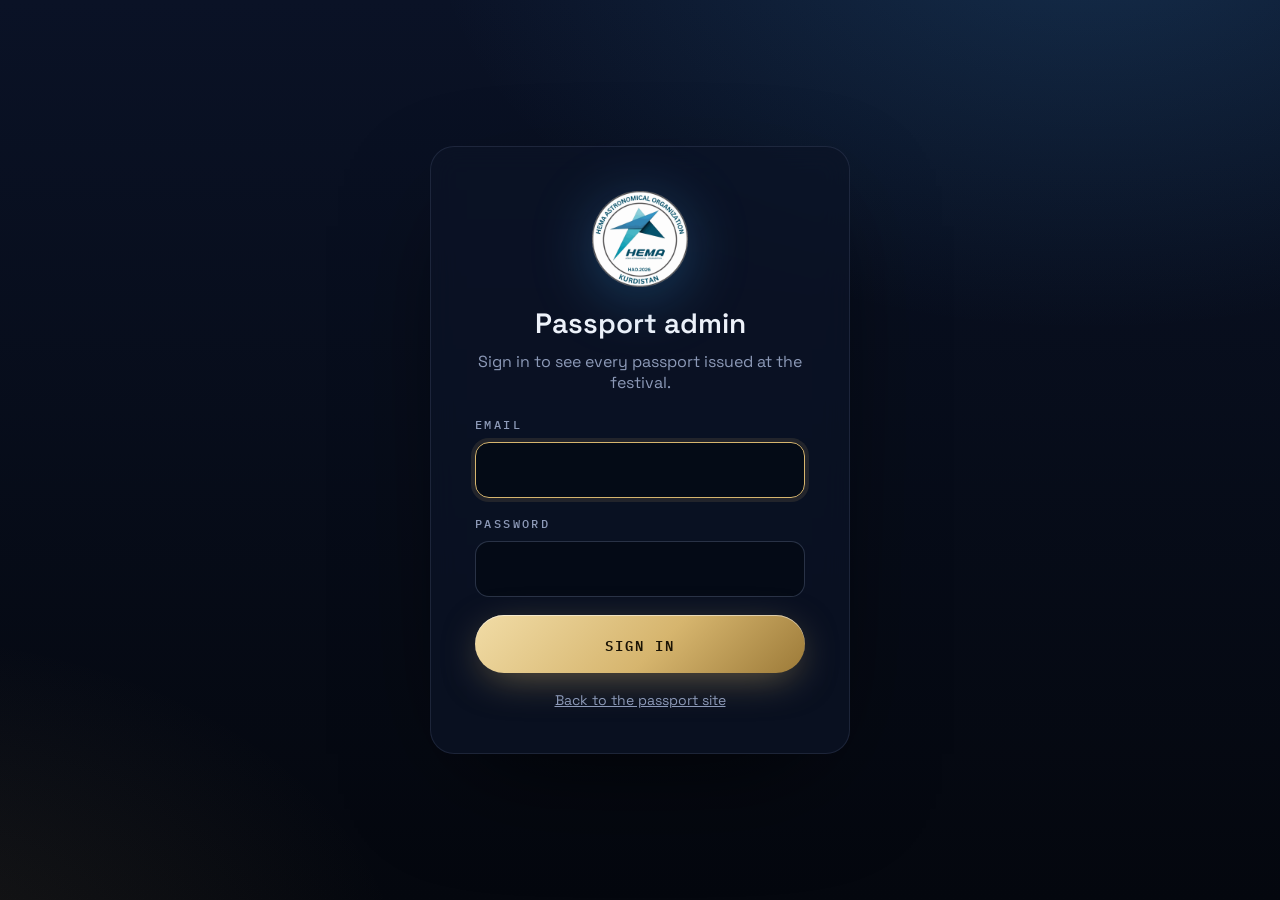
<file: admin/index.html>
<!doctype html>
<html lang="en">
<head>
  <meta charset="utf-8">
  <meta name="viewport" content="width=device-width, initial-scale=1, viewport-fit=cover">
  <title>HEMA Passport Admin</title>
  <meta name="robots" content="noindex, nofollow">
  <meta name="theme-color" content="#05080f">
  <link rel="icon" href="../assets/favicon.png" type="image/png">
  <link rel="apple-touch-icon" href="../assets/apple-touch-icon.png">
  <link rel="stylesheet" href="../fonts/fonts.css">
  <link rel="stylesheet" href="../css/style.css">
  <link rel="stylesheet" href="admin.css">
</head>
<body class="admin">
  <!-- SIGN IN -->
  <main class="login" id="login" hidden>
    <form class="login-card" id="login-form">
      <img class="login-logo" src="../assets/hema-logo.png" alt="HEMA Astronomical Organization">
      <h1>Passport admin</h1>
      <p class="hint">Sign in to see every passport issued at the festival.</p>
      <label class="field">
        <span class="field-label">Email</span>
        <input type="email" id="email" autocomplete="username" inputmode="email" required>
      </label>
      <label class="field">
        <span class="field-label">Password</span>
        <input type="password" id="password" autocomplete="current-password" required>
      </label>
      <p class="login-error" id="login-error" role="alert" hidden></p>
      <button class="btn btn-primary btn-lg" type="submit">Sign in</button>
      <a class="login-back" href="../">Back to the passport site</a>
    </form>
  </main>

  <!-- DATABASE NOT CONNECTED YET -->
  <main class="login" id="setup" hidden>
    <div class="login-card">
      <img class="login-logo" src="../assets/hema-logo.png" alt="HEMA Astronomical Organization">
      <h1>Database not connected</h1>
      <p class="hint">Add your Supabase address and key to <code>js/config.js</code>, as described in the README under "Set up the database". Then reload this page.</p>
      <a class="btn btn-ghost btn-lg" href="../">Back to the passport site</a>
    </div>
  </main>

  <!-- DASHBOARD -->
  <div class="dash" id="dash" hidden>
    <header class="topbar">
      <a class="brand" href="../" title="Back to the passport site">
        <span class="brand-mark"><img src="../assets/hema-logo.png" alt=""></span>
        <span class="brand-text"><strong>HEMA</strong><small id="who">Passport admin</small></span>
      </a>
      <div class="dash-actions">
        <span class="live" id="live" title="The list refreshes automatically">Live</span>
        <a class="btn btn-ghost btn-sm" href="../" title="Back to the passport site">
          <svg class="ico" aria-hidden="true"><use href="#i-back"/></svg><span>Back to site</span>
        </a>
        <button class="btn btn-ghost btn-sm" id="pdf" type="button" title="Download every passport with photos as a PDF">
          <svg class="ico" aria-hidden="true"><use href="#i-pdf"/></svg><span id="pdf-label">Download PDF</span>
        </button>
        <button class="btn btn-ghost btn-sm" id="export" type="button">
          <svg class="ico" aria-hidden="true"><use href="#i-download"/></svg><span>Export CSV</span>
        </button>
        <button class="btn btn-ghost btn-sm" id="logout" type="button">
          <svg class="ico" aria-hidden="true"><use href="#i-logout"/></svg><span>Sign out</span>
        </button>
      </div>
    </header>

    <main class="dash-main">
      <p class="notice" id="not-admin" hidden>This account is signed in but is not on the admin list, so no passports are shown. Sign out and use the admin email, or add this email to the admins table (see README).</p>
      <section class="stats" aria-label="Summary">
        <div class="stat"><span class="stat-label">Passports issued</span><strong id="s-total">0</strong></div>
        <div class="stat"><span class="stat-label">Issued today</span><strong id="s-today">0</strong></div>
        <div class="stat"><span class="stat-label">With photo</span><strong id="s-photo">0</strong></div>
        <div class="stat"><span class="stat-label">Average age</span><strong id="s-age">–</strong></div>
      </section>

      <section class="breakdowns">
        <div class="card">
          <h2 class="card-title">Destinations</h2>
          <ul class="bars" id="b-dest"></ul>
        </div>
        <div class="card">
          <h2 class="card-title">Mission roles</h2>
          <ul class="bars" id="b-role"></ul>
        </div>
      </section>

      <section class="card records">
        <div class="records-head">
          <h2 class="card-title">Passports <span class="count" id="count"></span></h2>
          <label class="search">
            <svg class="ico" aria-hidden="true"><use href="#i-search"/></svg>
            <input type="search" id="search" placeholder="Search name, number, callsign or city" autocomplete="off" aria-label="Search passports">
          </label>
        </div>
        <div class="table-wrap">
          <table class="table">
            <thead>
              <tr>
                <th scope="col"><span class="visually-hidden">Photo</span></th>
                <th scope="col">Passport no.</th>
                <th scope="col">Name</th>
                <th scope="col">Age</th>
                <th scope="col">City / Country</th>
                <th scope="col">Callsign</th>
                <th scope="col">Destination</th>
                <th scope="col">Role</th>
                <th scope="col">Issued</th>
              </tr>
            </thead>
            <tbody id="rows"></tbody>
          </table>
        </div>
        <p class="empty" id="empty" hidden>No passports yet. They appear here as soon as visitors create them.</p>
      </section>
    </main>
  </div>

  <!-- DETAIL -->
  <dialog class="detail" id="detail" aria-labelledby="d-name">
    <div class="detail-box">
      <div class="detail-head">
        <div>
          <p class="d-number" id="d-number"></p>
          <h2 id="d-name"></h2>
        </div>
        <button class="icon-btn" type="button" data-close aria-label="Close">
          <svg aria-hidden="true" viewBox="0 0 24 24"><path d="M6 6l12 12M18 6 6 18" stroke="currentColor" stroke-width="2" stroke-linecap="round"/></svg>
        </button>
      </div>
      <canvas class="passport-canvas d-passport" id="d-passport" role="img" aria-label="Passport"></canvas>
      <dl class="d-fields" id="d-fields"></dl>
      <div class="detail-actions">
        <button class="btn btn-ghost btn-danger" type="button" id="d-delete">Delete</button>
        <button class="btn btn-primary" type="button" id="d-download">Download passport</button>
      </div>
    </div>
  </dialog>

  <svg width="0" height="0" style="position:absolute" aria-hidden="true">
    <defs>
      <symbol id="i-pdf" viewBox="0 0 24 24"><g fill="none" stroke="currentColor" stroke-width="1.8" stroke-linecap="round" stroke-linejoin="round"><path d="M14 3.5H7.5A2.5 2.5 0 0 0 5 6v12a2.5 2.5 0 0 0 2.5 2.5h9A2.5 2.5 0 0 0 19 18V8.5z"/><path d="M14 3.5v5h5M9 13.5h6M9 17h4"/></g></symbol>
      <symbol id="i-back" viewBox="0 0 24 24"><g fill="none" stroke="currentColor" stroke-width="1.8" stroke-linecap="round" stroke-linejoin="round"><path d="M10 6 4 12l6 6M4 12h16"/></g></symbol>
      <symbol id="i-download" viewBox="0 0 24 24"><g fill="none" stroke="currentColor" stroke-width="1.8" stroke-linecap="round" stroke-linejoin="round"><path d="M12 4v11M7.5 10.5 12 15l4.5-4.5M4.5 15v3a2.5 2.5 0 0 0 2.5 2.5h10a2.5 2.5 0 0 0 2.5-2.5v-3"/></g></symbol>
      <symbol id="i-logout" viewBox="0 0 24 24"><g fill="none" stroke="currentColor" stroke-width="1.8" stroke-linecap="round" stroke-linejoin="round"><path d="M14 4.5H7A2.5 2.5 0 0 0 4.5 7v10A2.5 2.5 0 0 0 7 19.5h7M16 8l4 4-4 4M20 12H10"/></g></symbol>
      <symbol id="i-search" viewBox="0 0 24 24"><g fill="none" stroke="currentColor" stroke-width="1.8" stroke-linecap="round"><circle cx="11" cy="11" r="6.5"/><path d="M16 16l4.5 4.5"/></g></symbol>
      <symbol id="i-user" viewBox="0 0 24 24"><g fill="none" stroke="currentColor" stroke-width="1.7" stroke-linecap="round"><circle cx="12" cy="8.5" r="4"/><path d="M4.5 20.5c1-4 4-6 7.5-6s6.5 2 7.5 6"/></g></symbol>
    </defs>
  </svg>

  <script src="../js/config.js"></script>
  <script src="../js/data.js"></script>
  <script src="../js/render.js"></script>
  <script src="../js/db.js"></script>
  <script src="pdf.js"></script>
  <script src="admin.js"></script>
</body>
</html>
</file>
<file: fonts/fonts.css>
/* Self-hosted Google Fonts (SIL Open Font License): Space Grotesk, IBM Plex Mono, Noto Sans Arabic */
/* latin-ext */
@font-face {
  font-family: 'IBM Plex Mono';
  font-style: normal;
  font-weight: 400;
  font-display: swap;
  src: url(IBMPlexMono-latin-ext-0.woff2) format('woff2');
  unicode-range: U+0100-02BA, U+02BD-02C5, U+02C7-02CC, U+02CE-02D7, U+02DD-02FF, U+0304, U+0308, U+0329, U+1D00-1DBF, U+1E00-1E9F, U+1EF2-1EFF, U+2020, U+20A0-20AB, U+20AD-20C0, U+2113, U+2C60-2C7F, U+A720-A7FF;
}
/* latin */
@font-face {
  font-family: 'IBM Plex Mono';
  font-style: normal;
  font-weight: 400;
  font-display: swap;
  src: url(IBMPlexMono-latin-1.woff2) format('woff2');
  unicode-range: U+0000-00FF, U+0131, U+0152-0153, U+02BB-02BC, U+02C6, U+02DA, U+02DC, U+0304, U+0308, U+0329, U+2000-206F, U+20AC, U+2122, U+2191, U+2193, U+2212, U+2215, U+FEFF, U+FFFD;
}
/* latin-ext */
@font-face {
  font-family: 'IBM Plex Mono';
  font-style: normal;
  font-weight: 500;
  font-display: swap;
  src: url(IBMPlexMono-latin-ext-2.woff2) format('woff2');
  unicode-range: U+0100-02BA, U+02BD-02C5, U+02C7-02CC, U+02CE-02D7, U+02DD-02FF, U+0304, U+0308, U+0329, U+1D00-1DBF, U+1E00-1E9F, U+1EF2-1EFF, U+2020, U+20A0-20AB, U+20AD-20C0, U+2113, U+2C60-2C7F, U+A720-A7FF;
}
/* latin */
@font-face {
  font-family: 'IBM Plex Mono';
  font-style: normal;
  font-weight: 500;
  font-display: swap;
  src: url(IBMPlexMono-latin-3.woff2) format('woff2');
  unicode-range: U+0000-00FF, U+0131, U+0152-0153, U+02BB-02BC, U+02C6, U+02DA, U+02DC, U+0304, U+0308, U+0329, U+2000-206F, U+20AC, U+2122, U+2191, U+2193, U+2212, U+2215, U+FEFF, U+FFFD;
}
/* latin-ext */
@font-face {
  font-family: 'IBM Plex Mono';
  font-style: normal;
  font-weight: 600;
  font-display: swap;
  src: url(IBMPlexMono-latin-ext-4.woff2) format('woff2');
  unicode-range: U+0100-02BA, U+02BD-02C5, U+02C7-02CC, U+02CE-02D7, U+02DD-02FF, U+0304, U+0308, U+0329, U+1D00-1DBF, U+1E00-1E9F, U+1EF2-1EFF, U+2020, U+20A0-20AB, U+20AD-20C0, U+2113, U+2C60-2C7F, U+A720-A7FF;
}
/* latin */
@font-face {
  font-family: 'IBM Plex Mono';
  font-style: normal;
  font-weight: 600;
  font-display: swap;
  src: url(IBMPlexMono-latin-5.woff2) format('woff2');
  unicode-range: U+0000-00FF, U+0131, U+0152-0153, U+02BB-02BC, U+02C6, U+02DA, U+02DC, U+0304, U+0308, U+0329, U+2000-206F, U+20AC, U+2122, U+2191, U+2193, U+2212, U+2215, U+FEFF, U+FFFD;
}
/* arabic */
@font-face {
  font-family: 'Noto Sans Arabic';
  font-style: normal;
  font-weight: 400;
  font-stretch: 100%;
  font-display: swap;
  src: url(NotoSansArabic-arabic-6.woff2) format('woff2');
  unicode-range: U+0600-06FF, U+0750-077F, U+0870-088E, U+0890-0891, U+0897-08E1, U+08E3-08FF, U+200C-200E, U+2010-2011, U+204F, U+2E41, U+FB50-FDFF, U+FE70-FE74, U+FE76-FEFC, U+102E0-102FB, U+10E60-10E7E, U+10EC2-10EC4, U+10EFC-10EFF, U+1EE00-1EE03, U+1EE05-1EE1F, U+1EE21-1EE22, U+1EE24, U+1EE27, U+1EE29-1EE32, U+1EE34-1EE37, U+1EE39, U+1EE3B, U+1EE42, U+1EE47, U+1EE49, U+1EE4B, U+1EE4D-1EE4F, U+1EE51-1EE52, U+1EE54, U+1EE57, U+1EE59, U+1EE5B, U+1EE5D, U+1EE5F, U+1EE61-1EE62, U+1EE64, U+1EE67-1EE6A, U+1EE6C-1EE72, U+1EE74-1EE77, U+1EE79-1EE7C, U+1EE7E, U+1EE80-1EE89, U+1EE8B-1EE9B, U+1EEA1-1EEA3, U+1EEA5-1EEA9, U+1EEAB-1EEBB, U+1EEF0-1EEF1;
}
/* latin-ext */
@font-face {
  font-family: 'Noto Sans Arabic';
  font-style: normal;
  font-weight: 400;
  font-stretch: 100%;
  font-display: swap;
  src: url(NotoSansArabic-latin-ext-7.woff2) format('woff2');
  unicode-range: U+0100-02BA, U+02BD-02C5, U+02C7-02CC, U+02CE-02D7, U+02DD-02FF, U+0304, U+0308, U+0329, U+1D00-1DBF, U+1E00-1E9F, U+1EF2-1EFF, U+2020, U+20A0-20AB, U+20AD-20C0, U+2113, U+2C60-2C7F, U+A720-A7FF;
}
/* latin */
@font-face {
  font-family: 'Noto Sans Arabic';
  font-style: normal;
  font-weight: 400;
  font-stretch: 100%;
  font-display: swap;
  src: url(NotoSansArabic-latin-8.woff2) format('woff2');
  unicode-range: U+0000-00FF, U+0131, U+0152-0153, U+02BB-02BC, U+02C6, U+02DA, U+02DC, U+0304, U+0308, U+0329, U+2000-206F, U+20AC, U+2122, U+2191, U+2193, U+2212, U+2215, U+FEFF, U+FFFD;
}
/* arabic */
@font-face {
  font-family: 'Noto Sans Arabic';
  font-style: normal;
  font-weight: 600;
  font-stretch: 100%;
  font-display: swap;
  src: url(NotoSansArabic-arabic-6.woff2) format('woff2');
  unicode-range: U+0600-06FF, U+0750-077F, U+0870-088E, U+0890-0891, U+0897-08E1, U+08E3-08FF, U+200C-200E, U+2010-2011, U+204F, U+2E41, U+FB50-FDFF, U+FE70-FE74, U+FE76-FEFC, U+102E0-102FB, U+10E60-10E7E, U+10EC2-10EC4, U+10EFC-10EFF, U+1EE00-1EE03, U+1EE05-1EE1F, U+1EE21-1EE22, U+1EE24, U+1EE27, U+1EE29-1EE32, U+1EE34-1EE37, U+1EE39, U+1EE3B, U+1EE42, U+1EE47, U+1EE49, U+1EE4B, U+1EE4D-1EE4F, U+1EE51-1EE52, U+1EE54, U+1EE57, U+1EE59, U+1EE5B, U+1EE5D, U+1EE5F, U+1EE61-1EE62, U+1EE64, U+1EE67-1EE6A, U+1EE6C-1EE72, U+1EE74-1EE77, U+1EE79-1EE7C, U+1EE7E, U+1EE80-1EE89, U+1EE8B-1EE9B, U+1EEA1-1EEA3, U+1EEA5-1EEA9, U+1EEAB-1EEBB, U+1EEF0-1EEF1;
}
/* latin-ext */
@font-face {
  font-family: 'Noto Sans Arabic';
  font-style: normal;
  font-weight: 600;
  font-stretch: 100%;
  font-display: swap;
  src: url(NotoSansArabic-latin-ext-7.woff2) format('woff2');
  unicode-range: U+0100-02BA, U+02BD-02C5, U+02C7-02CC, U+02CE-02D7, U+02DD-02FF, U+0304, U+0308, U+0329, U+1D00-1DBF, U+1E00-1E9F, U+1EF2-1EFF, U+2020, U+20A0-20AB, U+20AD-20C0, U+2113, U+2C60-2C7F, U+A720-A7FF;
}
/* latin */
@font-face {
  font-family: 'Noto Sans Arabic';
  font-style: normal;
  font-weight: 600;
  font-stretch: 100%;
  font-display: swap;
  src: url(NotoSansArabic-latin-8.woff2) format('woff2');
  unicode-range: U+0000-00FF, U+0131, U+0152-0153, U+02BB-02BC, U+02C6, U+02DA, U+02DC, U+0304, U+0308, U+0329, U+2000-206F, U+20AC, U+2122, U+2191, U+2193, U+2212, U+2215, U+FEFF, U+FFFD;
}
/* arabic */
@font-face {
  font-family: 'Noto Sans Arabic';
  font-style: normal;
  font-weight: 700;
  font-stretch: 100%;
  font-display: swap;
  src: url(NotoSansArabic-arabic-6.woff2) format('woff2');
  unicode-range: U+0600-06FF, U+0750-077F, U+0870-088E, U+0890-0891, U+0897-08E1, U+08E3-08FF, U+200C-200E, U+2010-2011, U+204F, U+2E41, U+FB50-FDFF, U+FE70-FE74, U+FE76-FEFC, U+102E0-102FB, U+10E60-10E7E, U+10EC2-10EC4, U+10EFC-10EFF, U+1EE00-1EE03, U+1EE05-1EE1F, U+1EE21-1EE22, U+1EE24, U+1EE27, U+1EE29-1EE32, U+1EE34-1EE37, U+1EE39, U+1EE3B, U+1EE42, U+1EE47, U+1EE49, U+1EE4B, U+1EE4D-1EE4F, U+1EE51-1EE52, U+1EE54, U+1EE57, U+1EE59, U+1EE5B, U+1EE5D, U+1EE5F, U+1EE61-1EE62, U+1EE64, U+1EE67-1EE6A, U+1EE6C-1EE72, U+1EE74-1EE77, U+1EE79-1EE7C, U+1EE7E, U+1EE80-1EE89, U+1EE8B-1EE9B, U+1EEA1-1EEA3, U+1EEA5-1EEA9, U+1EEAB-1EEBB, U+1EEF0-1EEF1;
}
/* latin-ext */
@font-face {
  font-family: 'Noto Sans Arabic';
  font-style: normal;
  font-weight: 700;
  font-stretch: 100%;
  font-display: swap;
  src: url(NotoSansArabic-latin-ext-7.woff2) format('woff2');
  unicode-range: U+0100-02BA, U+02BD-02C5, U+02C7-02CC, U+02CE-02D7, U+02DD-02FF, U+0304, U+0308, U+0329, U+1D00-1DBF, U+1E00-1E9F, U+1EF2-1EFF, U+2020, U+20A0-20AB, U+20AD-20C0, U+2113, U+2C60-2C7F, U+A720-A7FF;
}
/* latin */
@font-face {
  font-family: 'Noto Sans Arabic';
  font-style: normal;
  font-weight: 700;
  font-stretch: 100%;
  font-display: swap;
  src: url(NotoSansArabic-latin-8.woff2) format('woff2');
  unicode-range: U+0000-00FF, U+0131, U+0152-0153, U+02BB-02BC, U+02C6, U+02DA, U+02DC, U+0304, U+0308, U+0329, U+2000-206F, U+20AC, U+2122, U+2191, U+2193, U+2212, U+2215, U+FEFF, U+FFFD;
}
/* latin-ext */
@font-face {
  font-family: 'Space Grotesk';
  font-style: normal;
  font-weight: 400;
  font-display: swap;
  src: url(SpaceGrotesk-latin-ext-9.woff2) format('woff2');
  unicode-range: U+0100-02BA, U+02BD-02C5, U+02C7-02CC, U+02CE-02D7, U+02DD-02FF, U+0304, U+0308, U+0329, U+1D00-1DBF, U+1E00-1E9F, U+1EF2-1EFF, U+2020, U+20A0-20AB, U+20AD-20C0, U+2113, U+2C60-2C7F, U+A720-A7FF;
}
/* latin */
@font-face {
  font-family: 'Space Grotesk';
  font-style: normal;
  font-weight: 400;
  font-display: swap;
  src: url(SpaceGrotesk-latin-10.woff2) format('woff2');
  unicode-range: U+0000-00FF, U+0131, U+0152-0153, U+02BB-02BC, U+02C6, U+02DA, U+02DC, U+0304, U+0308, U+0329, U+2000-206F, U+20AC, U+2122, U+2191, U+2193, U+2212, U+2215, U+FEFF, U+FFFD;
}
/* latin-ext */
@font-face {
  font-family: 'Space Grotesk';
  font-style: normal;
  font-weight: 500;
  font-display: swap;
  src: url(SpaceGrotesk-latin-ext-9.woff2) format('woff2');
  unicode-range: U+0100-02BA, U+02BD-02C5, U+02C7-02CC, U+02CE-02D7, U+02DD-02FF, U+0304, U+0308, U+0329, U+1D00-1DBF, U+1E00-1E9F, U+1EF2-1EFF, U+2020, U+20A0-20AB, U+20AD-20C0, U+2113, U+2C60-2C7F, U+A720-A7FF;
}
/* latin */
@font-face {
  font-family: 'Space Grotesk';
  font-style: normal;
  font-weight: 500;
  font-display: swap;
  src: url(SpaceGrotesk-latin-10.woff2) format('woff2');
  unicode-range: U+0000-00FF, U+0131, U+0152-0153, U+02BB-02BC, U+02C6, U+02DA, U+02DC, U+0304, U+0308, U+0329, U+2000-206F, U+20AC, U+2122, U+2191, U+2193, U+2212, U+2215, U+FEFF, U+FFFD;
}
/* latin-ext */
@font-face {
  font-family: 'Space Grotesk';
  font-style: normal;
  font-weight: 600;
  font-display: swap;
  src: url(SpaceGrotesk-latin-ext-9.woff2) format('woff2');
  unicode-range: U+0100-02BA, U+02BD-02C5, U+02C7-02CC, U+02CE-02D7, U+02DD-02FF, U+0304, U+0308, U+0329, U+1D00-1DBF, U+1E00-1E9F, U+1EF2-1EFF, U+2020, U+20A0-20AB, U+20AD-20C0, U+2113, U+2C60-2C7F, U+A720-A7FF;
}
/* latin */
@font-face {
  font-family: 'Space Grotesk';
  font-style: normal;
  font-weight: 600;
  font-display: swap;
  src: url(SpaceGrotesk-latin-10.woff2) format('woff2');
  unicode-range: U+0000-00FF, U+0131, U+0152-0153, U+02BB-02BC, U+02C6, U+02DA, U+02DC, U+0304, U+0308, U+0329, U+2000-206F, U+20AC, U+2122, U+2191, U+2193, U+2212, U+2215, U+FEFF, U+FFFD;
}
/* latin-ext */
@font-face {
  font-family: 'Space Grotesk';
  font-style: normal;
  font-weight: 700;
  font-display: swap;
  src: url(SpaceGrotesk-latin-ext-9.woff2) format('woff2');
  unicode-range: U+0100-02BA, U+02BD-02C5, U+02C7-02CC, U+02CE-02D7, U+02DD-02FF, U+0304, U+0308, U+0329, U+1D00-1DBF, U+1E00-1E9F, U+1EF2-1EFF, U+2020, U+20A0-20AB, U+20AD-20C0, U+2113, U+2C60-2C7F, U+A720-A7FF;
}
/* latin */
@font-face {
  font-family: 'Space Grotesk';
  font-style: normal;
  font-weight: 700;
  font-display: swap;
  src: url(SpaceGrotesk-latin-10.woff2) format('woff2');
  unicode-range: U+0000-00FF, U+0131, U+0152-0153, U+02BB-02BC, U+02C6, U+02DA, U+02DC, U+0304, U+0308, U+0329, U+2000-206F, U+20AC, U+2122, U+2191, U+2193, U+2212, U+2215, U+FEFF, U+FFFD;
}
</file>
<file: css/style.css>
/* HEMA Space Passport — Kurdistan Astronomy Festival 2026 */

:root {
  --bg: #04070e;
  --bg-2: #0a1226;
  --panel: rgba(11, 19, 38, 0.74);
  --panel-solid: #0b1428;
  --line: rgba(160, 180, 225, 0.13);
  --line-2: rgba(160, 180, 225, 0.24);
  --text: #eef2fa;
  --soft: #c6cfe2;
  --muted: #8d9ab8;
  --dim: #5d6a88;
  --gold: #d6b56e;
  --gold-2: #f1dca6;
  --gold-3: #9c7a38;
  --cyan: #74d4ff;
  --ok: #8ff0c2;
  --danger: #ff8a7a;

  --sans: "Space Grotesk", "Noto Sans Arabic", system-ui, -apple-system, "Segoe UI", sans-serif;
  --mono: "IBM Plex Mono", ui-monospace, Menlo, Consolas, monospace;

  --radius: 14px;
  --gutter: max(clamp(16px, 4vw, 48px), env(safe-area-inset-left), env(safe-area-inset-right));
  --topbar: 84px;
  --ease: cubic-bezier(.2, .7, .2, 1);
  color-scheme: dark;
}

* { box-sizing: border-box; }
html { -webkit-text-size-adjust: 100%; }
html, body { margin: 0; min-height: 100%; }
body {
  font-family: var(--sans);
  color: var(--text);
  background: var(--bg);
  min-height: 100vh;
  min-height: 100dvh;
  overflow-x: hidden;
  -webkit-font-smoothing: antialiased;
}
body::before {
  content: ""; position: fixed; inset: 0; z-index: 0; pointer-events: none;
  background:
    radial-gradient(1100px 700px at 85% -10%, rgba(58, 143, 208, 0.22), transparent 60%),
    radial-gradient(900px 600px at -10% 110%, rgba(214, 181, 110, 0.10), transparent 60%),
    linear-gradient(180deg, var(--bg-2), var(--bg));
}
#starfield { position: fixed; inset: 0; width: 100%; height: 100%; z-index: 0; pointer-events: none; }
button, input { font: inherit; color: inherit; }
[hidden] { display: none !important; }
.visually-hidden { position: absolute !important; width: 1px; height: 1px; margin: -1px; padding: 0; overflow: hidden; clip: rect(0 0 0 0); white-space: nowrap; border: 0; }
html { -webkit-tap-highlight-color: transparent; }
/* no double-tap zoom on buttons and choices */
button, .btn, .opt, a, label, input { touch-action: manipulation; }

/* ---------- top bar ---------- */
.topbar {
  position: relative; z-index: 2;
  display: flex; align-items: center; justify-content: space-between; gap: 16px;
  min-height: var(--topbar);
  padding: max(14px, env(safe-area-inset-top)) var(--gutter) 14px;
  border-bottom: 1px solid var(--line);
  background: linear-gradient(180deg, rgba(4, 7, 14, 0.85), rgba(4, 7, 14, 0.35));
  backdrop-filter: blur(10px); -webkit-backdrop-filter: blur(10px);
}
.brand { display: flex; align-items: center; gap: 14px; color: inherit; text-decoration: none; border-radius: 12px; }
.brand:focus-visible { outline: 2px solid var(--cyan); outline-offset: 6px; }
.brand-mark, .event-mark { width: 52px; height: 52px; display: grid; place-items: center; flex: none; }
.brand-mark svg, .brand-mark img, .event-mark img { width: 100%; height: 100%; object-fit: contain; }
.brand-mark img { filter: drop-shadow(0 4px 14px rgba(58, 143, 208, 0.35)); }
.brand-text { display: flex; flex-direction: column; line-height: 1.2; gap: 3px; }
.brand-text strong { font-size: 19px; letter-spacing: 0.26em; font-weight: 700; }
.brand-text small { font-family: var(--mono); font-size: 11px; letter-spacing: 0.16em; text-transform: uppercase; color: var(--muted); }
.event-tag { display: flex; align-items: center; gap: 16px; padding-left: 24px; border-left: 1px solid var(--line-2); }
.event-text { display: flex; flex-direction: column; align-items: flex-end; gap: 6px; }
.event-text strong { font-size: 15px; font-weight: 600; letter-spacing: 0.01em; }
.event-facts { display: flex; gap: 18px; }
.fact { display: inline-flex; align-items: center; gap: 7px; font-family: var(--mono); font-size: 12px; letter-spacing: 0.08em; color: var(--muted); white-space: nowrap; }
.ico { width: 15px; height: 15px; flex: none; color: var(--gold); }
@media (max-width: 760px) {
  :root { --topbar: 68px; }
  .event-text, .brand-text small { display: none; }
  .event-tag { padding-left: 0; border-left: 0; }
  .brand-mark, .event-mark { width: 42px; height: 42px; }
}

/* ---------- screens ---------- */
main { position: relative; z-index: 1; }
.screen {
  display: none;
  min-height: calc(100dvh - var(--topbar));
  padding: clamp(24px, 5vh, 56px) var(--gutter) max(56px, calc(env(safe-area-inset-bottom) + 32px));
}
.screen.is-active { display: block; animation: enter .6s var(--ease) both; }
@keyframes enter { from { opacity: 0; transform: translateY(14px); } to { opacity: 1; transform: none; } }

.display {
  margin: 0;
  font-size: clamp(44px, min(8vw, 13vh), 124px); line-height: 0.92; font-weight: 700;
  letter-spacing: -0.01em; text-transform: uppercase;
  background: linear-gradient(180deg, #ffffff 35%, #b9c4dc);
  -webkit-background-clip: text; background-clip: text; color: transparent;
}
.display-accent {
  display: block;
  background: linear-gradient(100deg, var(--gold-2), var(--gold) 45%, var(--cyan) 110%);
  -webkit-background-clip: text; background-clip: text; color: transparent;
}
.display-sm { font-size: clamp(34px, 6vw, 76px); }
.lede { margin: 24px 0 0; font-size: clamp(17px, 1.6vw, 20px); color: var(--soft); line-height: 1.6; }
.gold { color: var(--gold-2); font-weight: 600; letter-spacing: 0.04em; }

.hero-chip {
  display: inline-flex; align-items: center; gap: 10px;
  margin: 0 0 26px; padding: 5px 5px 5px 16px;
  border: 1px solid rgba(214, 181, 110, 0.35); border-radius: 999px;
  background: rgba(214, 181, 110, 0.07);
  font-family: var(--mono); font-size: 12px; font-weight: 500; letter-spacing: 0.18em; text-transform: uppercase; color: var(--gold-2);
}
.hero-chip b { padding: 5px 12px; border-radius: 999px; background: linear-gradient(135deg, var(--gold-2), var(--gold)); color: #1a1305; font-weight: 600; }
.hero-chip.is-ok { border-color: rgba(143, 240, 194, 0.4); background: rgba(143, 240, 194, 0.07); color: var(--ok); }
.hero-chip.is-ok b { background: var(--ok); color: #06261a; }

/* ---------- welcome ---------- */
.screen-welcome.is-active { display: flex; flex-direction: column; justify-content: center; overflow: hidden; }
.hero {
  width: 100%; max-width: 1360px; margin: 0 auto;
  display: grid; grid-template-columns: minmax(0, 1fr) minmax(0, 1.08fr); align-items: center; gap: clamp(32px, 5vw, 80px);
}
.hero-copy { max-width: 620px; }
.hero-logo {
  display: block; width: clamp(84px, 12vh, 124px); height: auto; margin: 0 0 24px;
  filter: drop-shadow(0 12px 36px rgba(58, 143, 208, 0.4));
}
.hero-cta { display: flex; flex-wrap: wrap; align-items: center; gap: 14px 22px; margin-top: clamp(28px, 5vh, 44px); }
.hero-steps {
  list-style: none; margin: clamp(32px, 6vh, 52px) 0 0; padding: 0;
  display: grid; grid-template-columns: repeat(3, 1fr); gap: 20px;
  position: relative;
}
/* the line joining the three step icons */
.hero-steps::before {
  content: ""; position: absolute; top: 25px; left: 26px; right: calc(33.33% - 26px); height: 1px;
  background: linear-gradient(90deg, var(--gold), rgba(116, 212, 255, 0.6));
  opacity: .55;
}
.hero-steps li { position: relative; display: grid; gap: 4px; align-content: start; }
.step-ico {
  width: 52px; height: 52px; margin-bottom: 14px; display: grid; place-items: center; border-radius: 50%;
  background: radial-gradient(circle at 30% 25%, #1b2a52, #0a1226);
  border: 1px solid rgba(214, 181, 110, 0.55);
  box-shadow: 0 0 0 6px rgba(4, 7, 14, 0.9), 0 10px 30px -10px rgba(214, 181, 110, 0.5);
  color: var(--gold-2);
}
.step-ico svg { width: 24px; height: 24px; }
.hero-steps b { font-family: var(--mono); font-size: 11px; font-weight: 600; letter-spacing: 0.2em; text-transform: uppercase; color: var(--gold); }
.hero-steps strong { font-size: 17px; font-weight: 600; }
.hero-steps small { font-size: 13.5px; line-height: 1.45; color: var(--muted); }

.hero-visual { position: relative; perspective: 1800px; }
.hero-glow {
  position: absolute; inset: -12% -8%; z-index: -1; pointer-events: none;
  background: radial-gradient(closest-side, rgba(58, 143, 208, 0.35), transparent 70%), radial-gradient(closest-side at 70% 70%, rgba(214, 181, 110, 0.18), transparent 70%);
  filter: blur(20px);
}
.specimen {
  transform: rotateY(-14deg) rotateX(6deg) rotateZ(-2deg);
  animation: float 9s ease-in-out infinite;
}
@keyframes float {
  0%, 100% { transform: rotateY(-14deg) rotateX(6deg) rotateZ(-2deg) translateY(0); }
  50% { transform: rotateY(-10deg) rotateX(4deg) rotateZ(-1deg) translateY(-12px); }
}
.hero-meta {
  display: flex; flex-wrap: wrap; justify-content: center; gap: 12px 44px;
  width: 100%; max-width: 1360px; margin: clamp(28px, 4vh, 48px) auto 0; padding-top: 20px;
  border-top: 1px solid var(--line);
}
.hero-meta .fact { font-size: 12px; letter-spacing: 0.16em; text-transform: uppercase; }

@media (max-width: 1080px) {
  .hero { grid-template-columns: 1fr; text-align: center; }
  .hero-copy { max-width: 720px; margin: 0 auto; }
  .hero-logo { margin-left: auto; margin-right: auto; }
  .hero-cta { justify-content: center; }
  .hero-steps { text-align: left; max-width: 640px; margin-left: auto; margin-right: auto; }
  .hero-visual { max-width: 720px; width: 100%; margin: 0 auto; }
  .specimen { animation: none; transform: none; }
}
@media (max-width: 640px) {
  .hero-steps { grid-template-columns: 1fr; gap: 22px; }
  .hero-steps::before { top: 26px; bottom: 26px; left: 26px; right: auto; width: 1px; height: auto; background: linear-gradient(180deg, var(--gold), rgba(116, 212, 255, 0.6)); }
  .hero-steps li { grid-template-columns: 52px 1fr; column-gap: 16px; row-gap: 2px; }
  .step-ico { grid-row: span 3; margin-bottom: 0; }
  .hero-meta { flex-direction: column; align-items: center; }
  .hero-cta .btn-xl { width: 100%; }
}

/* ---------- buttons ---------- */
.btn {
  display: inline-flex; align-items: center; justify-content: center; gap: 10px;
  min-height: 52px; padding: 0 26px;
  border-radius: 999px; border: 1px solid var(--line-2);
  background: rgba(255, 255, 255, 0.03);
  font-family: var(--mono); font-size: 14px; font-weight: 500; letter-spacing: 0.14em; text-transform: uppercase;
  color: var(--text); text-decoration: none; text-align: center;
  cursor: pointer; user-select: none; -webkit-tap-highlight-color: transparent;
  transition: transform .15s var(--ease), background .2s, border-color .2s, box-shadow .2s;
}
.btn:hover { border-color: rgba(214, 181, 110, 0.6); background: rgba(214, 181, 110, 0.06); }
.btn:active { transform: scale(0.98); }
.btn:focus-visible, input:focus-visible, .opt input:focus-visible + .opt-body { outline: 2px solid var(--cyan); outline-offset: 3px; }
.btn-primary {
  border: 0; color: #1a1305; font-weight: 600;
  background: linear-gradient(135deg, var(--gold-2), var(--gold) 55%, var(--gold-3));
  box-shadow: 0 10px 40px -10px rgba(214, 181, 110, 0.55), inset 0 1px 0 rgba(255, 255, 255, 0.5);
}
.btn-primary:hover { background: linear-gradient(135deg, #fff0c8, var(--gold-2) 50%, var(--gold)); box-shadow: 0 14px 50px -10px rgba(214, 181, 110, 0.75), inset 0 1px 0 rgba(255, 255, 255, 0.6); }
.btn-xl { min-height: 64px; padding: 0 38px; font-size: clamp(14px, 1.4vw, 16px); }
.btn-lg { min-height: 58px; padding: 0 32px; }
.btn[disabled] { opacity: 0.5; pointer-events: none; }

/* ---------- panel / forms ---------- */
.panel {
  max-width: 1040px; margin: 0 auto;
  padding: clamp(22px, 4vw, 52px);
  background: var(--panel);
  border: 1px solid var(--line);
  border-radius: 26px;
  backdrop-filter: blur(14px); -webkit-backdrop-filter: blur(14px);
  box-shadow: 0 40px 120px -40px rgba(0, 0, 0, 0.8), inset 0 1px 0 rgba(255, 255, 255, 0.04);
}

.progress { list-style: none; margin: 0 0 34px; padding: 0; display: flex; align-items: center; gap: 10px; }
.progress li { display: flex; align-items: center; gap: 10px; flex: 1; min-width: 0; color: var(--dim); font-size: 14px; font-weight: 500; }
.progress li:last-child { flex: 0 0 auto; }
.progress li:not(:last-child)::after { content: ""; flex: 1; height: 1px; min-width: 16px; background: var(--line-2); }
.progress i {
  width: 30px; height: 30px; flex: none; display: grid; place-items: center; border-radius: 50%;
  border: 1px solid var(--line-2); font-style: normal; font-family: var(--mono); font-size: 13px;
}
.progress span { white-space: nowrap; }
.progress .is-current { color: var(--text); }
.progress .is-current i { border-color: var(--gold); color: #1a1305; background: linear-gradient(135deg, var(--gold-2), var(--gold)); box-shadow: 0 0 0 4px rgba(214, 181, 110, 0.15); }
.progress .is-done { color: var(--muted); }
.progress .is-done i { border-color: rgba(143, 240, 194, 0.5); color: var(--ok); }
.progress .is-done::after { background: linear-gradient(90deg, rgba(143, 240, 194, 0.5), rgba(214, 181, 110, 0.5)) !important; }
@media (max-width: 560px) { .progress span { display: none; } .progress { margin-bottom: 26px; } }

.title { margin: 0; font-size: clamp(28px, 3.6vw, 42px); font-weight: 600; letter-spacing: -0.01em; }
.hint { margin: 8px 0 32px; color: var(--muted); font-size: 16px; }

.field-label {
  display: block; margin-bottom: 10px;
  font-family: var(--mono); font-size: 12px; font-weight: 500; letter-spacing: 0.2em; text-transform: uppercase; color: var(--muted);
}
.field-label em { font-style: normal; color: var(--dim); letter-spacing: 0.1em; margin-left: 6px; }
.field { display: block; }
.fields { display: grid; gap: 22px; align-content: start; }
.name-grid { display: grid; grid-template-columns: repeat(3, minmax(0, 1fr)); gap: 14px; }
.info-grid { display: grid; grid-template-columns: minmax(0, 1fr) minmax(0, 2fr); gap: 14px; }
@media (max-width: 900px) { .name-grid { grid-template-columns: 1fr 1fr; } .name-grid .field:last-child { grid-column: 1 / -1; } }
@media (max-width: 520px) { .name-grid, .info-grid { grid-template-columns: 1fr; } }
input[type="text"] {
  width: 100%; height: 58px; padding: 0 18px;
  background: rgba(3, 7, 16, 0.6);
  border: 1px solid var(--line-2); border-radius: var(--radius);
  font-size: 19px; font-weight: 500;
  transition: border-color .2s, box-shadow .2s;
}
input::placeholder { color: var(--dim); font-weight: 400; }
input:focus { outline: none; border-color: var(--gold); box-shadow: 0 0 0 4px rgba(214, 181, 110, 0.12); }
.field-error { display: none; margin-top: 8px; color: var(--danger); font-size: 14px; }
.invalid .field-error { display: block; }
.invalid input[type="text"] { border-color: var(--danger); }

.grid-personal { display: grid; grid-template-columns: 260px 1fr; gap: clamp(24px, 4vw, 52px); }
@media (max-width: 720px) { .grid-personal { grid-template-columns: 1fr; } }

/* photo */
.photo-field { display: flex; flex-direction: column; }
.photo-frame {
  position: relative; display: block; aspect-ratio: 3 / 4; width: 100%; max-width: 260px;
  border-radius: 14px; background: linear-gradient(180deg, #111d3c, #070d1e);
  border: 1px solid rgba(214, 181, 110, 0.35);
  cursor: pointer; transition: border-color .2s, box-shadow .2s;
}
.photo-frame:hover { border-color: var(--gold); box-shadow: 0 0 0 4px rgba(214, 181, 110, 0.1); }
.photo-field:focus-within .photo-frame { border-color: var(--gold); box-shadow: 0 0 0 3px rgba(116, 212, 255, 0.5); }
@media (max-width: 720px) { .photo-frame { max-width: 220px; margin: 0 auto; } .photo-field .field-label { text-align: center; } }
.photo-frame img { width: 100%; height: 100%; object-fit: cover; border-radius: 13px; display: block; }
.photo-empty { position: absolute; inset: 0; display: grid; place-content: center; justify-items: center; gap: 12px; color: var(--dim); font-family: var(--mono); font-size: 12px; letter-spacing: 0.14em; text-transform: uppercase; }
.photo-empty svg { width: 72px; height: 72px; }
.corner { position: absolute; width: 20px; height: 20px; border: 2px solid var(--gold-2); }
.corner.tl { top: -7px; left: -7px; border-right: 0; border-bottom: 0; }
.corner.tr { top: -7px; right: -7px; border-left: 0; border-bottom: 0; }
.corner.bl { bottom: -7px; left: -7px; border-right: 0; border-top: 0; }
.corner.br { bottom: -7px; right: -7px; border-left: 0; border-top: 0; }
.photo-upload-btn { width: 100%; max-width: 260px; margin-top: 18px; min-height: 48px; font-size: 13px; letter-spacing: 0.12em; }
.photo-upload-btn .ico { width: 18px; height: 18px; }
@media (max-width: 720px) { .photo-upload-btn { max-width: 220px; margin-left: auto; margin-right: auto; } }

.nav-row { display: flex; justify-content: space-between; gap: 12px; margin-top: 40px; padding-top: 28px; border-top: 1px solid var(--line); }
.nav-row .btn-primary { min-width: 220px; }
@media (max-width: 520px) { .nav-row .btn-primary { min-width: 0; flex: 1; } }

/* ---------- identity ---------- */
.block { border: 0; margin: 0 0 38px; padding: 0; min-width: 0; }
.block legend { display: flex; align-items: center; gap: 14px; padding: 0; margin-bottom: 16px; font-size: clamp(18px, 2vw, 22px); font-weight: 600; }
.block-idx {
  width: 30px; height: 30px; display: grid; place-items: center; flex: none;
  border: 1px solid rgba(214, 181, 110, 0.5); border-radius: 8px;
  font-family: var(--mono); font-size: 13px; color: var(--gold);
}
.block.invalid legend { color: var(--danger); }

.dest-grid { display: grid; grid-template-columns: repeat(3, 1fr); gap: 12px; }
@media (max-width: 720px) { .dest-grid { grid-template-columns: repeat(2, 1fr); } }
.chip-grid { display: grid; grid-template-columns: repeat(4, 1fr); gap: 10px; }
#mission-options { grid-template-columns: repeat(3, 1fr); }
@media (max-width: 820px) { .chip-grid, #mission-options { grid-template-columns: repeat(2, 1fr); } }

.opt { position: relative; display: block; cursor: pointer; -webkit-tap-highlight-color: transparent; }
.opt input { position: absolute; opacity: 0; pointer-events: none; }
.opt-body {
  position: relative; height: 100%;
  border: 1px solid var(--line-2); border-radius: var(--radius);
  background: rgba(3, 7, 16, 0.45);
  transition: border-color .2s, background .2s, transform .15s var(--ease), box-shadow .2s;
}
.opt:hover .opt-body { border-color: rgba(214, 181, 110, 0.5); background: rgba(214, 181, 110, 0.04); }
.opt input:checked + .opt-body {
  border-color: var(--gold);
  background: linear-gradient(180deg, rgba(214, 181, 110, 0.14), rgba(214, 181, 110, 0.04));
  box-shadow: 0 0 0 1px var(--gold), 0 12px 40px -18px rgba(214, 181, 110, 0.7);
}
.opt input:checked + .opt-body::after {
  content: ""; position: absolute; top: 10px; right: 10px; width: 18px; height: 18px; border-radius: 50%;
  background: var(--gold) url("data:image/svg+xml,%3Csvg xmlns='http://www.w3.org/2000/svg' viewBox='0 0 16 16'%3E%3Cpath d='M4 8.5l2.5 2.5L12 5.5' fill='none' stroke='%231a1305' stroke-width='2' stroke-linecap='round' stroke-linejoin='round'/%3E%3C/svg%3E") center / 14px no-repeat;
}
.opt:active .opt-body { transform: scale(0.985); }

.dest .opt-body { display: flex; flex-direction: column; align-items: center; padding: 12px 10px 16px; text-align: center; }
.dest canvas { width: 104px; height: 104px; transition: transform .4s var(--ease); }
.dest:hover canvas, .dest input:checked + .opt-body canvas { transform: scale(1.06); }
.dest strong { margin-top: 4px; font-size: 18px; font-weight: 600; }
.dest small { margin-top: 4px; font-family: var(--mono); font-size: 11px; letter-spacing: 0.08em; color: var(--muted); text-transform: uppercase; }
@media (max-width: 480px) { .dest canvas { width: 84px; height: 84px; } .dest strong { font-size: 16px; } }

.chip .opt-body { display: flex; align-items: center; min-height: 58px; padding: 10px 36px 10px 16px; font-size: 16px; font-weight: 500; line-height: 1.3; }

.callsign-row { display: grid; grid-template-columns: 1fr auto; gap: 12px; }
@media (max-width: 600px) { .callsign-row { grid-template-columns: 1fr; } }
#f-callsign { font-family: var(--mono); font-size: 22px; letter-spacing: 0.18em; text-transform: uppercase; color: var(--gold-2); }
#f-callsign.pulse { animation: pulse .5s var(--ease); }
@keyframes pulse { 50% { box-shadow: 0 0 0 6px rgba(214, 181, 110, 0.25); } }

/* ---------- generating ---------- */
.screen-generating.is-active { display: grid; place-items: center; }
.gen-inner { width: min(560px, 100%); text-align: center; }
.gen-inner .title { font-family: var(--mono); font-size: clamp(16px, 2.4vw, 22px); font-weight: 500; letter-spacing: 0.22em; text-transform: uppercase; }
.gen-ring { position: relative; width: 150px; height: 150px; margin: 0 auto 36px; }
.gen-ring i { position: absolute; inset: 0; border-radius: 50%; border: 2px solid transparent; border-top-color: var(--gold); animation: spin 1.4s linear infinite; }
.gen-ring i:nth-child(2) { inset: 16px; border-top-color: var(--cyan); animation-duration: 2s; animation-direction: reverse; }
.gen-ring i:nth-child(3) { inset: 32px; border-top-color: var(--gold-2); animation-duration: 3s; }
.gen-ring span { position: absolute; inset: 62px; border-radius: 50%; background: radial-gradient(circle at 35% 35%, var(--gold-2), var(--gold-3)); box-shadow: 0 0 30px rgba(214, 181, 110, 0.6); }
@keyframes spin { to { transform: rotate(360deg); } }
.gen-progress { height: 3px; margin: 28px 0 24px; border-radius: 3px; background: var(--line); overflow: hidden; }
.gen-progress i { display: block; height: 100%; width: 0; background: linear-gradient(90deg, var(--gold), var(--cyan)); transition: width .5s var(--ease); }
.gen-log { list-style: none; margin: 0; padding: 0; text-align: left; font-family: var(--mono); font-size: 13px; letter-spacing: 0.06em; color: var(--muted); display: grid; gap: 10px; }
.gen-log li { display: flex; justify-content: space-between; gap: 16px; animation: enter .35s var(--ease) both; }
.gen-log li b { flex: none; display: inline-flex; align-items: center; gap: 6px; font-weight: 500; color: var(--ok); }
.gen-log li:not(.done) b::before { content: ""; width: 12px; height: 12px; border-radius: 50%; border: 2px solid var(--line-2); border-top-color: var(--gold); animation: spin .8s linear infinite; }
.gen-log li.done b::before { content: "✓"; }

/* ---------- issued ---------- */
.issued-head { text-align: center; max-width: 900px; margin: 0 auto; }
.issued-head .lede { margin-top: 18px; }
.passport-stage {
  position: relative; display: block; width: 100%; max-width: 1120px; margin: clamp(28px, 5vh, 48px) auto 0; padding: 0;
  border: 0; background: none; color: inherit; font: inherit; cursor: zoom-in; perspective: 1600px; border-radius: 2.2%/3.1%;
}
.passport-stage:focus-visible { outline: 2px solid var(--cyan); outline-offset: 6px; }
.zoom-hint {
  position: absolute; right: 14px; bottom: 14px; display: inline-flex; align-items: center; gap: 8px;
  padding: 8px 14px; border-radius: 999px; background: rgba(4, 7, 14, 0.78); border: 1px solid var(--line-2);
  font-family: var(--mono); font-size: 11px; letter-spacing: 0.14em; text-transform: uppercase; color: var(--soft);
  opacity: 0; transform: translateY(4px); transition: opacity .2s, transform .2s; pointer-events: none;
}
.passport-stage:hover .zoom-hint, .passport-stage:focus-visible .zoom-hint { opacity: 1; transform: none; }
@media (pointer: coarse) {
  .zoom-hint { position: static; margin: 14px auto 0; width: max-content; opacity: 1; transform: none; display: flex; }
}
.passport-canvas {
  display: block; width: 100%; height: auto; border-radius: 2.2%/3.1%;
  box-shadow: 0 50px 120px -30px rgba(0, 0, 0, 0.9), 0 0 0 1px rgba(214, 181, 110, 0.2), 0 0 80px -20px rgba(116, 212, 255, 0.25);
}
.screen-issued.is-active .passport-canvas { animation: reveal 1.1s var(--ease) both .15s; }
@keyframes reveal { from { opacity: 0; transform: rotateX(18deg) translateY(40px) scale(.96); } to { opacity: 1; transform: none; } }
.issued-actions { display: flex; flex-wrap: wrap; justify-content: center; gap: 12px; margin-top: 40px; }
@media (max-width: 600px) { .issued-actions { flex-direction: column; } .issued-actions .btn { width: 100%; } }

/* ---------- full-screen passport viewer ---------- */
.viewer {
  position: fixed; inset: 0; z-index: 50;
  width: 100vw; height: 100vh; height: 100dvh; max-width: none; max-height: none; margin: 0; padding: 0; border: 0;
  background: rgba(2, 4, 10, 0.94); color: var(--text); overflow: hidden;
}
.viewer[open] { display: block; }
.viewer:not([open]) { display: none; } /* older browsers without <dialog> support */
.viewer::backdrop { background: rgba(2, 4, 10, 0.9); }
.viewer img {
  position: fixed; left: 50%; top: 50%; transform: translate(-50%, -50%);
  width: min(94vw, 90vh * 1.4286); width: min(94vw, 90dvh * 1.4286); height: auto; max-width: none; max-height: none;
  border-radius: 1.6%/2.3%; box-shadow: 0 30px 90px rgba(0, 0, 0, 0.8); cursor: zoom-out;
}
/* portrait phones: turn the passport sideways so it fills the screen (1600×1120 card = 1.4286 : 1) */
@media (orientation: portrait) and (max-width: 820px) {
  .viewer img { width: min(86vh, 92vw * 1.4286); width: min(86dvh, 92vw * 1.4286); transform: translate(-50%, -50%) rotate(90deg); }
}
.viewer-close {
  position: fixed; top: max(14px, env(safe-area-inset-top)); right: max(14px, env(safe-area-inset-right));
  width: 48px; height: 48px; display: grid; place-items: center; border-radius: 50%;
  border: 1px solid var(--line-2); background: rgba(11, 19, 38, 0.9); color: var(--text); cursor: pointer;
}
.viewer-close svg { width: 22px; height: 22px; }

/* ---------- small phones ---------- */
@media (max-width: 480px) {
  .panel { border-radius: 20px; padding: 22px 16px 24px; }
  .screen { padding-top: 20px; }
  .title { font-size: 26px; }
  .hint { font-size: 15px; margin-bottom: 24px; }
  .hero-chip { font-size: 10.5px; letter-spacing: 0.12em; padding-left: 12px; }
  .lede { font-size: 16px; }
  .btn { padding: 0 20px; letter-spacing: 0.1em; }
  .btn-xl { min-height: 58px; padding: 0 22px; }
  .block legend { font-size: 17px; }
  .chip .opt-body { min-height: 54px; font-size: 15px; padding: 10px 32px 10px 12px; }
  .dest .opt-body { padding: 10px 6px 12px; }
  .dest small { font-size: 10px; letter-spacing: 0.04em; }
  #f-callsign { font-size: 19px; letter-spacing: 0.12em; }
  .nav-row { margin-top: 28px; padding-top: 20px; }
  .nav-row .btn { padding: 0 18px; }
  .gen-log { font-size: 12px; }
  .gen-log li span { min-width: 0; overflow-wrap: anywhere; }
}
@media (max-width: 360px) {
  .chip-grid, #mission-options { grid-template-columns: 1fr; }
  .nav-row .btn { font-size: 12px; letter-spacing: 0.06em; padding: 0 14px; white-space: nowrap; }
  .hero-chip b { display: none; }
}

@media (prefers-reduced-motion: reduce) {
  *, *::before, *::after { animation-duration: 0.01ms !important; animation-iteration-count: 1 !important; transition-duration: 0.01ms !important; }
}
h1[tabindex="-1"]:focus, h2[tabindex="-1"]:focus { outline: none; }

/* ---------- footer ---------- */
.site-footer {
  position: relative; z-index: 1;
  display: flex; flex-wrap: wrap; align-items: center; justify-content: space-between; gap: 12px 24px;
  padding: 20px var(--gutter) max(20px, env(safe-area-inset-bottom));
  border-top: 1px solid var(--line);
  font-size: 13px; color: var(--dim);
}
.footer-admin {
  display: inline-flex; align-items: center; gap: 8px; min-height: 40px; padding: 0 16px;
  border: 1px solid var(--line-2); border-radius: 999px;
  font-family: var(--mono); font-size: 12px; letter-spacing: 0.14em; text-transform: uppercase;
  color: var(--muted); text-decoration: none; transition: color .2s, border-color .2s;
}
.footer-admin:hover { color: var(--gold-2); border-color: var(--gold); }
.footer-admin:focus-visible { outline: 2px solid var(--cyan); outline-offset: 3px; }
.footer-admin .ico { width: 15px; height: 15px; color: inherit; }
@media (max-width: 480px) { .site-footer { justify-content: center; text-align: center; } }
</file>
<file: admin/admin.css>
/* HEMA Space Passport — admin dashboard (builds on css/style.css) */

body.admin { min-height: 100dvh; }
.admin main, .admin .dash { position: relative; z-index: 1; }

/* ---------- sign in ---------- */
.login { min-height: 100dvh; display: grid; place-items: center; padding: 24px var(--gutter); }
.login-card {
  width: min(420px, 100%); display: grid; gap: 18px; text-align: center;
  padding: clamp(28px, 6vw, 44px); border-radius: 24px;
  background: var(--panel); border: 1px solid var(--line); backdrop-filter: blur(14px); -webkit-backdrop-filter: blur(14px);
  box-shadow: 0 40px 120px -40px rgba(0, 0, 0, 0.8);
}
.login-logo { width: 96px; height: 96px; margin: 0 auto; object-fit: contain; filter: drop-shadow(0 10px 30px rgba(58, 143, 208, 0.35)); }
.login-card h1 { margin: 0; font-size: 28px; font-weight: 600; }
.login-card .hint { margin: -8px 0 6px; }
.login-card .field { text-align: left; }
.login-card input {
  width: 100%; height: 56px; padding: 0 18px; background: rgba(3, 7, 16, 0.6);
  border: 1px solid var(--line-2); border-radius: var(--radius); font-size: 18px;
}
.login-card input:focus { outline: none; border-color: var(--gold); box-shadow: 0 0 0 4px rgba(214, 181, 110, 0.12); }
.login-error { margin: -4px 0 0; color: var(--danger); font-size: 14px; }

/* ---------- top bar ---------- */
.dash-actions { display: flex; align-items: center; gap: 10px; }
.btn-sm { min-height: 42px; padding: 0 16px; font-size: 12px; letter-spacing: 0.12em; }
.btn-sm .ico { width: 17px; height: 17px; }
.live {
  margin-right: 6px; padding: 6px 12px; border-radius: 999px;
  border: 1px solid rgba(143, 240, 194, 0.4); background: rgba(143, 240, 194, 0.08);
  font-family: var(--mono); font-size: 11px; letter-spacing: 0.16em; text-transform: uppercase; color: var(--ok);
}
.live.is-off { color: var(--danger); border-color: rgba(255, 138, 122, 0.4); background: rgba(255, 138, 122, 0.08); }
@media (max-width: 640px) {
  .dash-actions { gap: 6px; }
  .dash-actions .btn-sm { width: 40px; min-height: 40px; padding: 0; }
  .dash-actions .btn-sm span { display: none; }
  .dash .brand-text { display: none; } /* the logo is enough on small screens; the email shows on wider ones */
  .live { margin-right: 2px; padding: 5px 9px; }
}
@media (max-width: 340px) { .live { display: none; } }

/* ---------- layout ---------- */
.dash-main { max-width: 1400px; margin: 0 auto; padding: 28px var(--gutter) max(48px, calc(env(safe-area-inset-bottom) + 24px)); display: grid; gap: 20px; }
.card { padding: 22px; border-radius: 20px; background: var(--panel); border: 1px solid var(--line); }
.card-title { margin: 0 0 16px; font-size: 18px; font-weight: 600; display: flex; align-items: baseline; gap: 10px; }
.count { font-family: var(--mono); font-size: 13px; font-weight: 500; color: var(--muted); }

.stats { display: grid; grid-template-columns: repeat(4, minmax(0, 1fr)); gap: 14px; }
.stat { padding: 18px 20px; border-radius: 18px; background: var(--panel); border: 1px solid var(--line); display: grid; gap: 6px; }
.stat-label { font-family: var(--mono); font-size: 11px; letter-spacing: 0.16em; text-transform: uppercase; color: var(--muted); }
.stat strong { font-size: clamp(28px, 4vw, 40px); font-weight: 700; line-height: 1; font-variant-numeric: tabular-nums; }
.stat:first-child strong { color: var(--gold-2); }
@media (max-width: 800px) { .stats { grid-template-columns: repeat(2, minmax(0, 1fr)); } }

.breakdowns { display: grid; grid-template-columns: repeat(2, minmax(0, 1fr)); gap: 20px; }
@media (max-width: 900px) { .breakdowns { grid-template-columns: 1fr; } }
.bars { list-style: none; margin: 0; padding: 0; display: grid; gap: 10px; }
.bars li { display: grid; grid-template-columns: minmax(96px, 150px) 1fr 36px; align-items: center; gap: 12px; font-size: 14px; }
.bar-label { color: var(--soft); white-space: nowrap; overflow: hidden; text-overflow: ellipsis; }
.bar-track { height: 10px; border-radius: 4px; background: rgba(160, 180, 225, 0.08); overflow: hidden; }
.bar-track i { display: block; height: 100%; border-radius: 0 4px 4px 0; background: var(--gold); transition: width .5s var(--ease); }
.bar-value { text-align: right; font-family: var(--mono); color: var(--text); font-variant-numeric: tabular-nums; }

/* ---------- records ---------- */
.records { padding-bottom: 8px; }
.records-head { display: flex; flex-wrap: wrap; align-items: center; justify-content: space-between; gap: 12px 20px; margin-bottom: 14px; }
.records-head .card-title { margin: 0; }
.search { position: relative; flex: 1 1 280px; max-width: 420px; }
.search .ico { position: absolute; left: 14px; top: 50%; transform: translateY(-50%); color: var(--muted); width: 18px; height: 18px; }
.search input {
  width: 100%; height: 46px; padding: 0 16px 0 42px; border-radius: 999px;
  background: rgba(3, 7, 16, 0.6); border: 1px solid var(--line-2); font-size: 16px; /* 16px stops iPhone zooming in */
}
.search input:focus { outline: none; border-color: var(--gold); box-shadow: 0 0 0 4px rgba(214, 181, 110, 0.12); }

.table-wrap { overflow-x: auto; margin: 0 -22px; padding: 0 22px; }
.table { width: 100%; border-collapse: collapse; font-size: 14px; }
.table th {
  text-align: left; padding: 10px 12px; border-bottom: 1px solid var(--line-2); white-space: nowrap;
  font-family: var(--mono); font-size: 11px; font-weight: 500; letter-spacing: 0.14em; text-transform: uppercase; color: var(--muted);
}
.table td { padding: 10px 12px; border-bottom: 1px solid var(--line); vertical-align: middle; }
.table tbody tr { cursor: pointer; transition: background .15s; }
.table tbody tr:hover { background: rgba(214, 181, 110, 0.05); }
.table tbody tr:focus-visible { outline: 2px solid var(--cyan); outline-offset: -2px; }
.table tbody tr.is-new { animation: fresh 3s var(--ease); }
@keyframes fresh { 0%, 30% { background: rgba(143, 240, 194, 0.14); } 100% { background: transparent; } }
.c-photo { width: 52px; }
.c-photo img, .no-photo { width: 36px; height: 48px; border-radius: 6px; object-fit: cover; display: grid; place-items: center; background: #0e1830; border: 1px solid var(--line-2); }
.no-photo { color: var(--dim); }
.c-number { font-family: var(--mono); font-size: 13px; color: var(--gold-2); white-space: nowrap; }
.c-name { font-weight: 600; }
.c-callsign { font-family: var(--mono); letter-spacing: 0.08em; }
.c-issued { white-space: nowrap; color: var(--muted); }
.empty { margin: 0; padding: 40px 16px; text-align: center; color: var(--muted); }

/* Phones: each passport becomes a card instead of a table row. */
@media (max-width: 760px) {
  .table-wrap { margin: 0; padding: 0; overflow: visible; }
  .table thead { display: none; }
  .table, .table tbody { display: block; }
  .table tbody { display: grid; gap: 10px; }
  .table tbody tr {
    display: grid; grid-template-columns: 52px 1fr auto; column-gap: 12px; row-gap: 2px;
    padding: 12px; border: 1px solid var(--line); border-radius: 14px; background: rgba(3, 7, 16, 0.4);
  }
  .table td { padding: 0; border: 0; }
  .c-photo { grid-row: 1 / span 3; width: auto; }
  .c-photo img, .no-photo { width: 52px; height: 68px; }
  .c-name { grid-column: 2; font-size: 16px; overflow-wrap: anywhere; }
  .c-issued { grid-column: 3; grid-row: 1; font-size: 12px; text-align: right; }
  .c-number { grid-column: 2 / -1; font-size: 12px; }
  .c-age, .c-origin, .c-callsign, .c-role { display: none; }
  .c-dest { grid-column: 2 / -1; color: var(--muted); font-size: 13px; }
  .c-dest::before { content: attr(data-label) ": "; color: var(--dim); }
}

/* ---------- detail dialog ---------- */
.detail.is-fallback[open] { position: fixed; top: 12px; right: 12px; bottom: 12px; left: 12px; margin: auto; z-index: 50; display: block; } /* older browsers without showModal */
.detail {
  width: min(980px, calc(100vw - 24px)); max-height: calc(100vh - 24px); max-height: calc(100dvh - 24px); padding: 0; border: 0; border-radius: 24px;
  overflow: auto;
  background: var(--panel-solid); color: var(--text); box-shadow: 0 40px 140px rgba(0, 0, 0, 0.8);
}
.detail:not([open]) { display: none; } /* older browsers without <dialog> support */
.detail::backdrop { background: rgba(2, 4, 10, 0.82); backdrop-filter: blur(6px); }
.detail-box { padding: clamp(18px, 3vw, 30px); display: grid; gap: 20px; border: 1px solid var(--line-2); border-radius: 24px; }
.detail-head { display: flex; justify-content: space-between; align-items: flex-start; gap: 16px; }
.detail-head h2 { margin: 4px 0 0; font-size: clamp(22px, 3vw, 30px); font-weight: 600; overflow-wrap: anywhere; }
.d-number { margin: 0; font-family: var(--mono); font-size: 13px; letter-spacing: 0.1em; color: var(--gold-2); }
.icon-btn { flex: none; width: 44px; height: 44px; display: grid; place-items: center; border-radius: 50%; border: 1px solid var(--line-2); background: transparent; color: var(--text); cursor: pointer; }
.icon-btn:hover { border-color: var(--gold); }
.icon-btn svg { width: 20px; height: 20px; }
.d-passport { aspect-ratio: 1600 / 1120; background: #0a1226; }
.d-fields { margin: 0; display: grid; grid-template-columns: repeat(3, minmax(0, 1fr)); gap: 14px 20px; }
.d-fields div { min-width: 0; }
.d-fields dt { font-family: var(--mono); font-size: 11px; letter-spacing: 0.14em; text-transform: uppercase; color: var(--muted); }
.d-fields dd { margin: 4px 0 0; font-size: 15px; overflow-wrap: anywhere; }
@media (max-width: 640px) { .d-fields { grid-template-columns: repeat(2, minmax(0, 1fr)); } }
.detail-actions { display: flex; justify-content: space-between; gap: 12px; flex-wrap: wrap; }
.btn-danger { color: var(--danger); border-color: rgba(255, 138, 122, 0.4); }
.btn-danger:hover { background: rgba(255, 138, 122, 0.08); border-color: var(--danger); }
@media (max-width: 480px) { .detail-actions .btn { flex: 1; } }

.login-back { font-size: 14px; color: var(--muted); }
.login-back:hover { color: var(--gold-2); }
.login-card code { font-family: var(--mono); font-size: 13px; color: var(--gold-2); }
.notice { margin: 0; padding: 14px 18px; border-radius: 14px; border: 1px solid rgba(255, 138, 122, 0.4); background: rgba(255, 138, 122, 0.08); color: var(--soft); font-size: 14px; line-height: 1.5; }
.brand-text small#who { text-transform: none; letter-spacing: 0.04em; max-width: 40vw; overflow: hidden; text-overflow: ellipsis; white-space: nowrap; }
</file>
